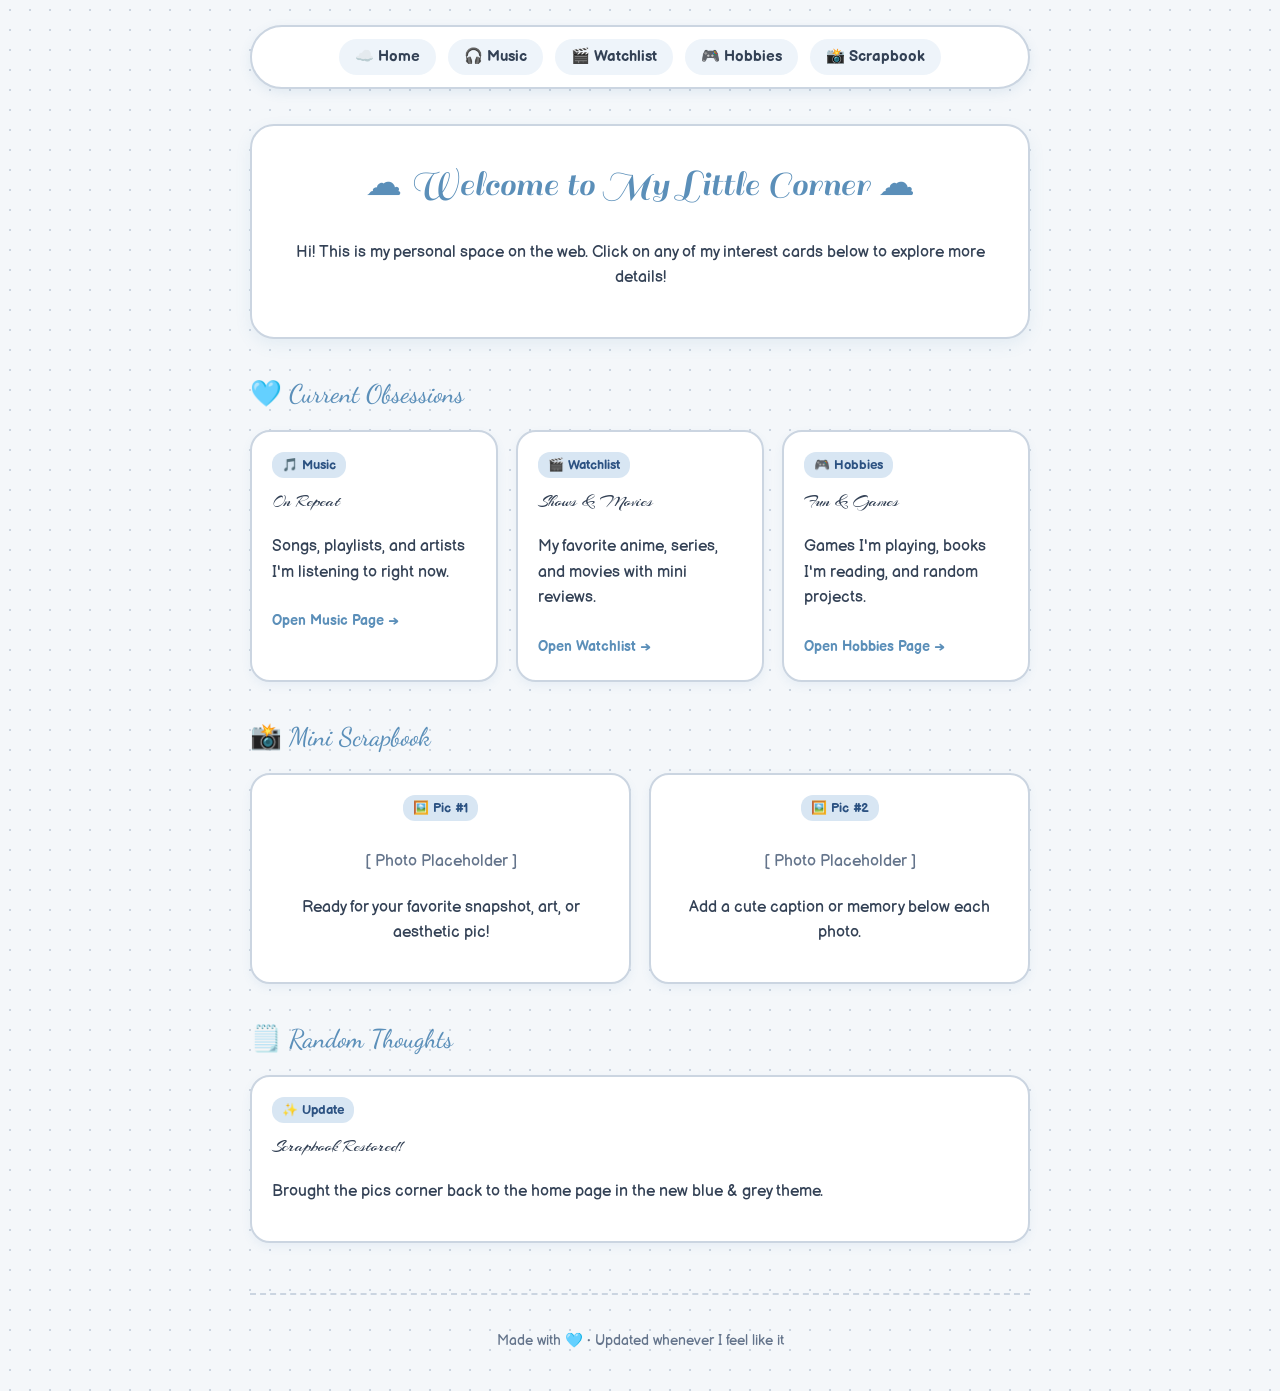
<file: index.html>
<!DOCTYPE html>
<html lang="en">
<head>
  <meta charset="UTF-8">
  <meta name="viewport" content="width=device-width, initial-scale=1.0">
  <title>☁️ My Cozy Space</title>
  <link rel="stylesheet" href="style.css">
</head>
<body>

  <!-- [SECTION: NAVIGATION] -->
  <nav>
    <a href="index.html">☁️ Home</a>
    <a href="music.html">🎧 Music</a>
    <a href="watchlist.html">🎬 Watchlist</a>
    <a href="hobbies.html">🎮 Hobbies</a>
    <a href="#scrapbook">📸 Scrapbook</a>
  </nav>

  <!-- [SECTION: HERO / INTRO] -->
  <header class="hero-box">
    <h1>☁️ Welcome to My Little Corner ☁️</h1>
    <p>Hi! This is my personal space on the web. Click on any of my interest cards below to explore more details!</p>
  </header>

  <!-- [SECTION: CLICKABLE INTEREST BLOCKS] -->
  <section id="favorites">
    <h2>🩵 Current Obsessions</h2>
    <div class="grid">
      
      <!-- Card 1 -> Links to music.html -->
      <a href="music.html" class="card-link">
        <div class="card">
          <span class="tag">🎵 Music</span>
          <h3>On Repeat</h3>
          <p>Songs, playlists, and artists I'm listening to right now.</p>
          <span class="click-hint">Open Music Page →</span>
        </div>
      </a>

      <!-- Card 2 -> Links to watchlist.html -->
      <a href="watchlist.html" class="card-link">
        <div class="card">
          <span class="tag">🎬 Watchlist</span>
          <h3>Shows & Movies</h3>
          <p>My favorite anime, series, and movies with mini reviews.</p>
          <span class="click-hint">Open Watchlist →</span>
        </div>
      </a>

      <!-- Card 3 -> Links to hobbies.html -->
      <a href="hobbies.html" class="card-link">
        <div class="card">
          <span class="tag">🎮 Hobbies</span>
          <h3>Fun & Games</h3>
          <p>Games I'm playing, books I'm reading, and random projects.</p>
          <span class="click-hint">Open Hobbies Page →</span>
        </div>
      </a>

    </div>
  </section>

  <!-- [SECTION: SCRAPBOOK / PICS CORNER] -->
  <section id="scrapbook">
    <h2>📸 Mini Scrapbook</h2>
    <div class="grid">
      <div class="card" style="text-align: center;">
        <span class="tag">🖼️ Pic #1</span>
        <p style="color: var(--text-muted); margin: 20px 0;">[ Photo Placeholder ]</p>
        <p>Ready for your favorite snapshot, art, or aesthetic pic!</p>
      </div>
      <div class="card" style="text-align: center;">
        <span class="tag">🖼️ Pic #2</span>
        <p style="color: var(--text-muted); margin: 20px 0;">[ Photo Placeholder ]</p>
        <p>Add a cute caption or memory below each photo.</p>
      </div>
    </div>
  </section>

  <!-- [SECTION: THOUGHTS / DIARY] -->
  <section id="diary">
    <h2>🗒️ Random Thoughts</h2>
    <div class="card">
      <span class="tag">✨ Update</span>
      <h3>Scrapbook Restored!</h3>
      <p>Brought the pics corner back to the home page in the new blue & grey theme.</p>
    </div>
  </section>

  <footer>
    <p>Made with 🩵 • Updated whenever I feel like it</p>
  </footer>

</body>
</html>
</file>
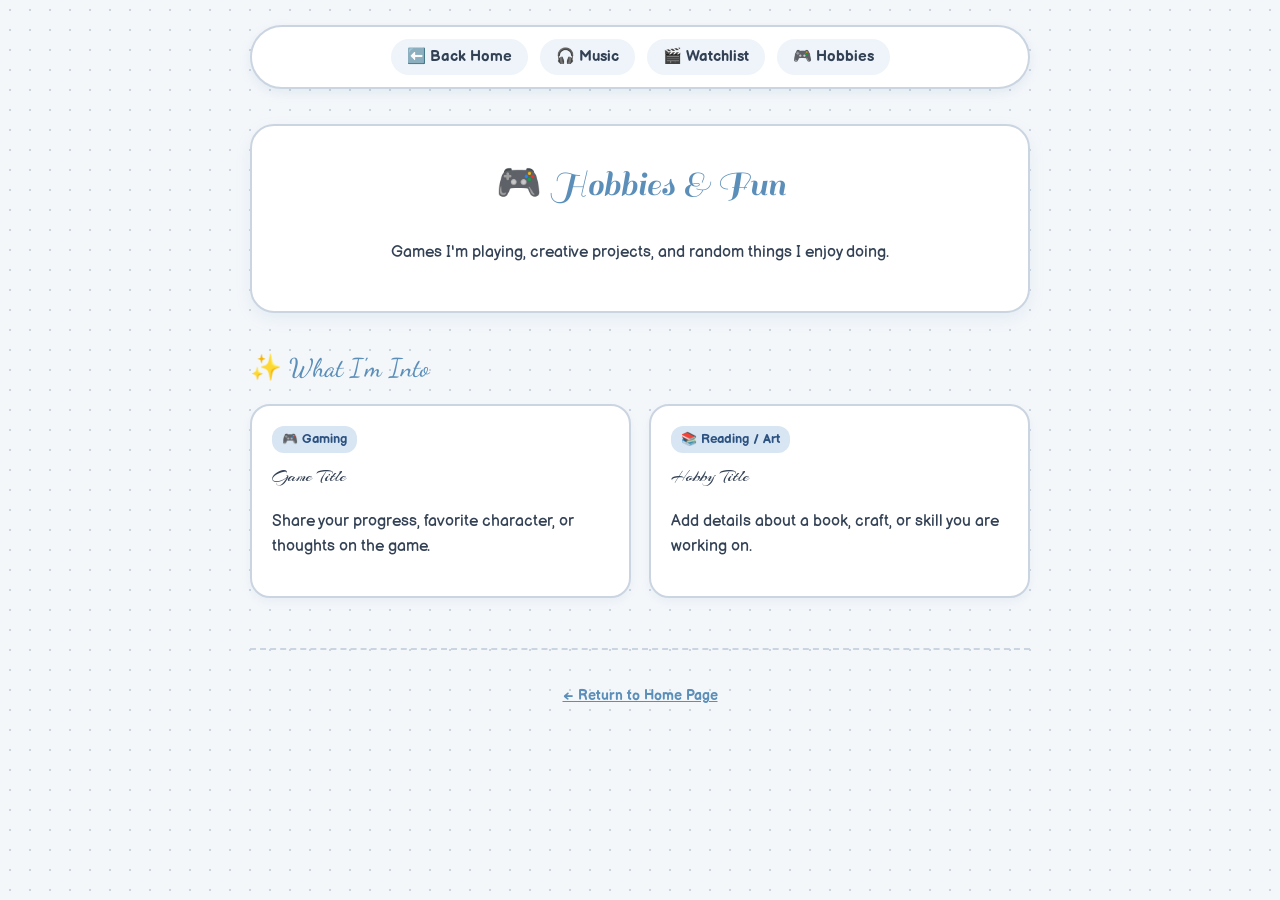
<file: hobbies.html>
<!DOCTYPE html>
<html lang="en">
<head>
  <meta charset="UTF-8">
  <meta name="viewport" content="width=device-width, initial-scale=1.0">
  <title>🎮 My Hobbies & Games</title>
  <link rel="stylesheet" href="style.css">
</head>
<body>

  <nav>
    <a href="index.html">⬅️ Back Home</a>
    <a href="music.html">🎧 Music</a>
    <a href="watchlist.html">🎬 Watchlist</a>
    <a href="hobbies.html">🎮 Hobbies</a>
  </nav>

  <header class="hero-box">
    <h1>🎮 Hobbies & Fun</h1>
    <p>Games I'm playing, creative projects, and random things I enjoy doing.</p>
  </header>

  <!-- [SECTION: HOBBY ITEMS] -->
  <section>
    <h2>✨ What I'm Into</h2>
    <div class="grid">
      <div class="card">
        <span class="tag">🎮 Gaming</span>
        <h3>Game Title</h3>
        <p>Share your progress, favorite character, or thoughts on the game.</p>
      </div>
      <div class="card">
        <span class="tag">📚 Reading / Art</span>
        <h3>Hobby Title</h3>
        <p>Add details about a book, craft, or skill you are working on.</p>
      </div>
    </div>
  </section>

  <footer>
    <p><a href="index.html" style="color: var(--primary-accent); font-weight: bold;">← Return to Home Page</a></p>
  </footer>

</body>
</html>
</file>
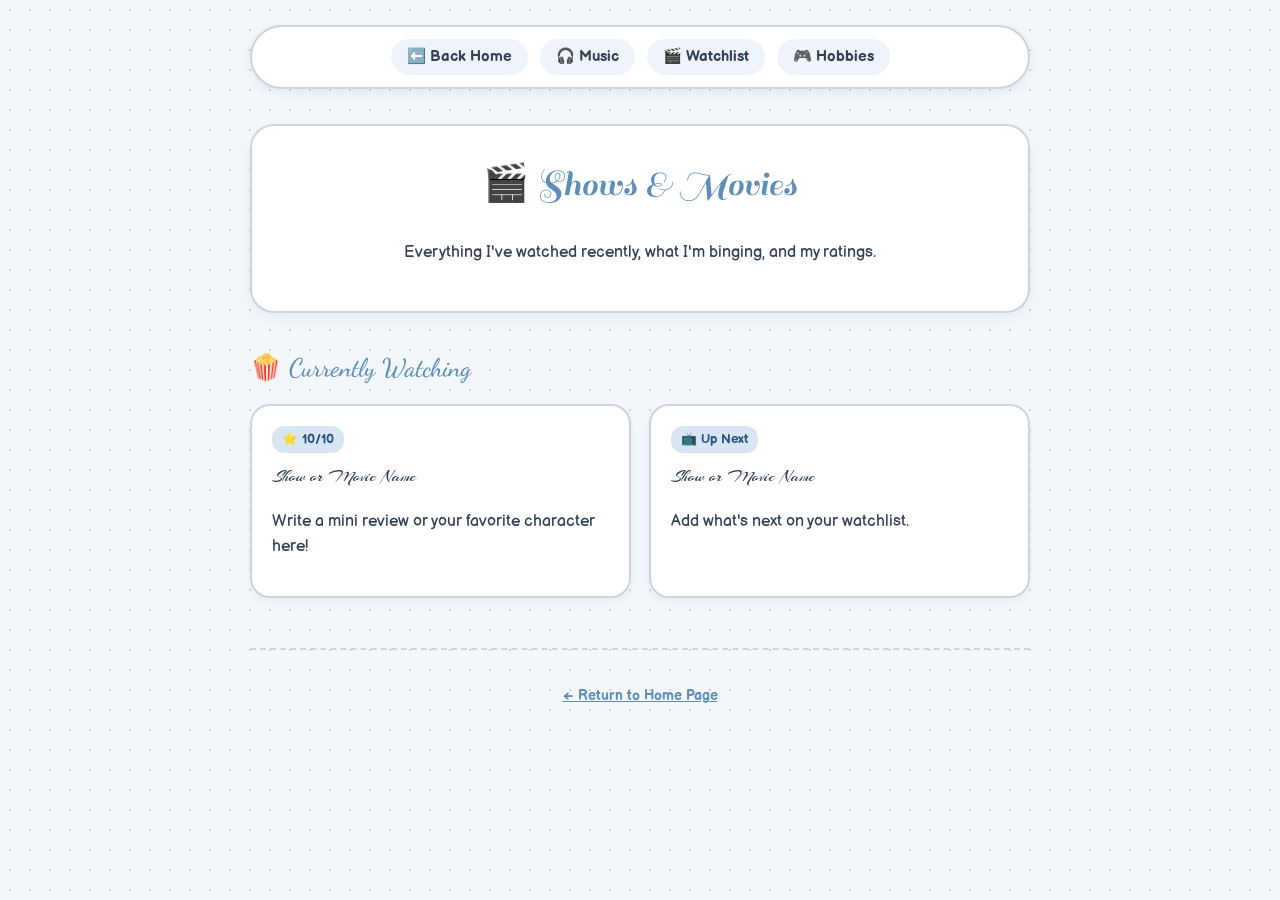
<file: watchlist.html>
<!DOCTYPE html>
<html lang="en">
<head>
  <meta charset="UTF-8">
  <meta name="viewport" content="width=device-width, initial-scale=1.0">
  <title>🎬 My Watchlist</title>
  <link rel="stylesheet" href="style.css">
</head>
<body>

  <nav>
    <a href="index.html">⬅️ Back Home</a>
    <a href="music.html">🎧 Music</a>
    <a href="watchlist.html">🎬 Watchlist</a>
    <a href="hobbies.html">🎮 Hobbies</a>
  </nav>

  <header class="hero-box">
    <h1>🎬 Shows & Movies</h1>
    <p>Everything I've watched recently, what I'm binging, and my ratings.</p>
  </header>

  <!-- [SECTION: WATCHLIST ITEMS] -->
  <section>
    <h2>🍿 Currently Watching</h2>
    <div class="grid">
      <div class="card">
        <span class="tag">⭐ 10/10</span>
        <h3>Show or Movie Name</h3>
        <p>Write a mini review or your favorite character here!</p>
      </div>
      <div class="card">
        <span class="tag">📺 Up Next</span>
        <h3>Show or Movie Name</h3>
        <p>Add what's next on your watchlist.</p>
      </div>
    </div>
  </section>

  <footer>
    <p><a href="index.html" style="color: var(--primary-accent); font-weight: bold;">← Return to Home Page</a></p>
  </footer>

</body>
</html>
</file>
<file: style.css>
/* =========================================
   [THEME SETTINGS] - Soft Blue & Cool Grey
   ========================================= */
@import url('https://fonts.googleapis.com/css2?family=Arizonia&family=Balsamiq+Sans:ital,wght@0,400;0,700;1,400;1,700&family=Dancing+Script:wght@400..700&family=Sail&display=swap');

:root {
  --bg-color: #f4f7fa;        /* Soft misty grey-blue background */
  --card-bg: #ffffff;         /* Crisp white cards */
  --primary-accent: #5b8fb9;  /* Calm pastel slate blue */
  --secondary-accent: #d8e6f3;/* Soft sky blue highlight */
  --text-main: #334155;       /* Soft slate charcoal */
  --text-muted: #64748b;      /* Cool grey text */
  --border-color: #cbd5e1;    /* Soft cool grey border */
}

body {
  font-family: "Balsamiq Sans", sans-serif;
  font-weight: 400;
  font-style: normal;
  background-color: var(--bg-color);
  background-image: radial-gradient(var(--border-color) 1px, transparent 1px);
  background-size: 20px 20px;
  color: var(--text-main);
  line-height: 1.6;
  max-width: 780px;
  margin: 0 auto;
  padding: 25px 20px;
}

/* =========================================
   [NAVIGATION BAR]
   ========================================= */
nav {
  display: flex;
  justify-content: center;
  flex-wrap: wrap;
  gap: 12px;
  background: var(--card-bg);
  padding: 12px 20px;
  border-radius: 50px;
  border: 2px solid var(--border-color);
  box-shadow: 0 4px 12px rgba(91, 143, 185, 0.12);
  margin-bottom: 35px;
}

nav a {
  color: var(--text-main);
  background-color: #eef4fa;
  padding: 6px 16px;
  border-radius: 20px;
  text-decoration: none;
  font-weight: 700;
  font-size: 0.95rem;
  transition: all 0.2s ease;
}

nav a:hover {
  background-color: var(--primary-accent);
  color: #ffffff;
  transform: translateY(-2px);
}

/* =========================================
   [CARDS & CLICKABLE BLOCKS]
   ========================================= */
section, header {
  margin-bottom: 35px;
}

.hero-box {
  background: var(--card-bg);
  border: 2px solid var(--border-color);
  border-radius: 24px;
  padding: 30px;
  text-align: center;
  box-shadow: 0 6px 16px rgba(91, 143, 185, 0.1);
}

h1 {
   font-family: "Sail", system-ui;
  font-weight: 400;
  font-style: normal;
   color: var(--primary-accent);
   margin-top: 0;
   font-size: 2.3rem;
}

h2 {
   font-family: "Dancing Script", cursive;
   font-optical-sizing: auto;
   font-weight: 500;
   font-style: normal;
   color: var(--primary-accent);
   font-size: 1.6rem;
   margin-bottom: 15px;
}

h3 {
   font-family: "Arizonia", cursive;
  font-weight: 400;
  font-style: normal;
   font-size: 1.5rem;
      }
.grid {
  display: grid;
  grid-template-columns: repeat(auto-fit, minmax(220px, 1fr));
  gap: 18px;
}

/* Makes linked cards look like cute buttons without blue underlines */
a.card-link {
  text-decoration: none;
  color: inherit;
  display: block;
}

.card {
  background: var(--card-bg);
  padding: 20px;
  border-radius: 20px;
  border: 2px solid var(--border-color);
  box-shadow: 0 4px 10px rgba(91, 143, 185, 0.08);
  transition: all 0.2s ease;
  height: 100%;
  box-sizing: border-box;
}

a.card-link:hover .card, .card:hover {
  transform: translateY(-4px);
  border-color: var(--primary-accent);
  box-shadow: 0 8px 18px rgba(91, 143, 185, 0.18);
}

.card h3 {
  margin-top: 0;
  color: var(--text-main);
  font-size: 1.15rem;
}

.tag {
  display: inline-block;
  background: var(--secondary-accent);
  color: #2c5282;
  font-size: 0.8rem;
  font-weight: bold;
  padding: 3px 10px;
  border-radius: 12px;
  margin-bottom: 8px;
}

.click-hint {
  display: inline-block;
  margin-top: 10px;
  font-size: 0.85rem;
  font-weight: bold;
  color: var(--primary-accent);
}

footer {
  text-align: center;
  color: var(--text-muted);
  font-size: 0.9rem;
  margin-top: 50px;
  padding-top: 20px;
  border-top: 2px dashed var(--border-color);
}

/* =========================================
   [ALBUM COVERS & MEDIA CARDS]
   ========================================= */
.album-cover {
  width: 100%;
  aspect-ratio: 1 / 1; /* Keeps album covers perfectly square */
  object-fit: cover;
  border-radius: 14px;
  border: 2px solid var(--border-color);
  margin-bottom: 12px;
  display: block;
}
</file>
